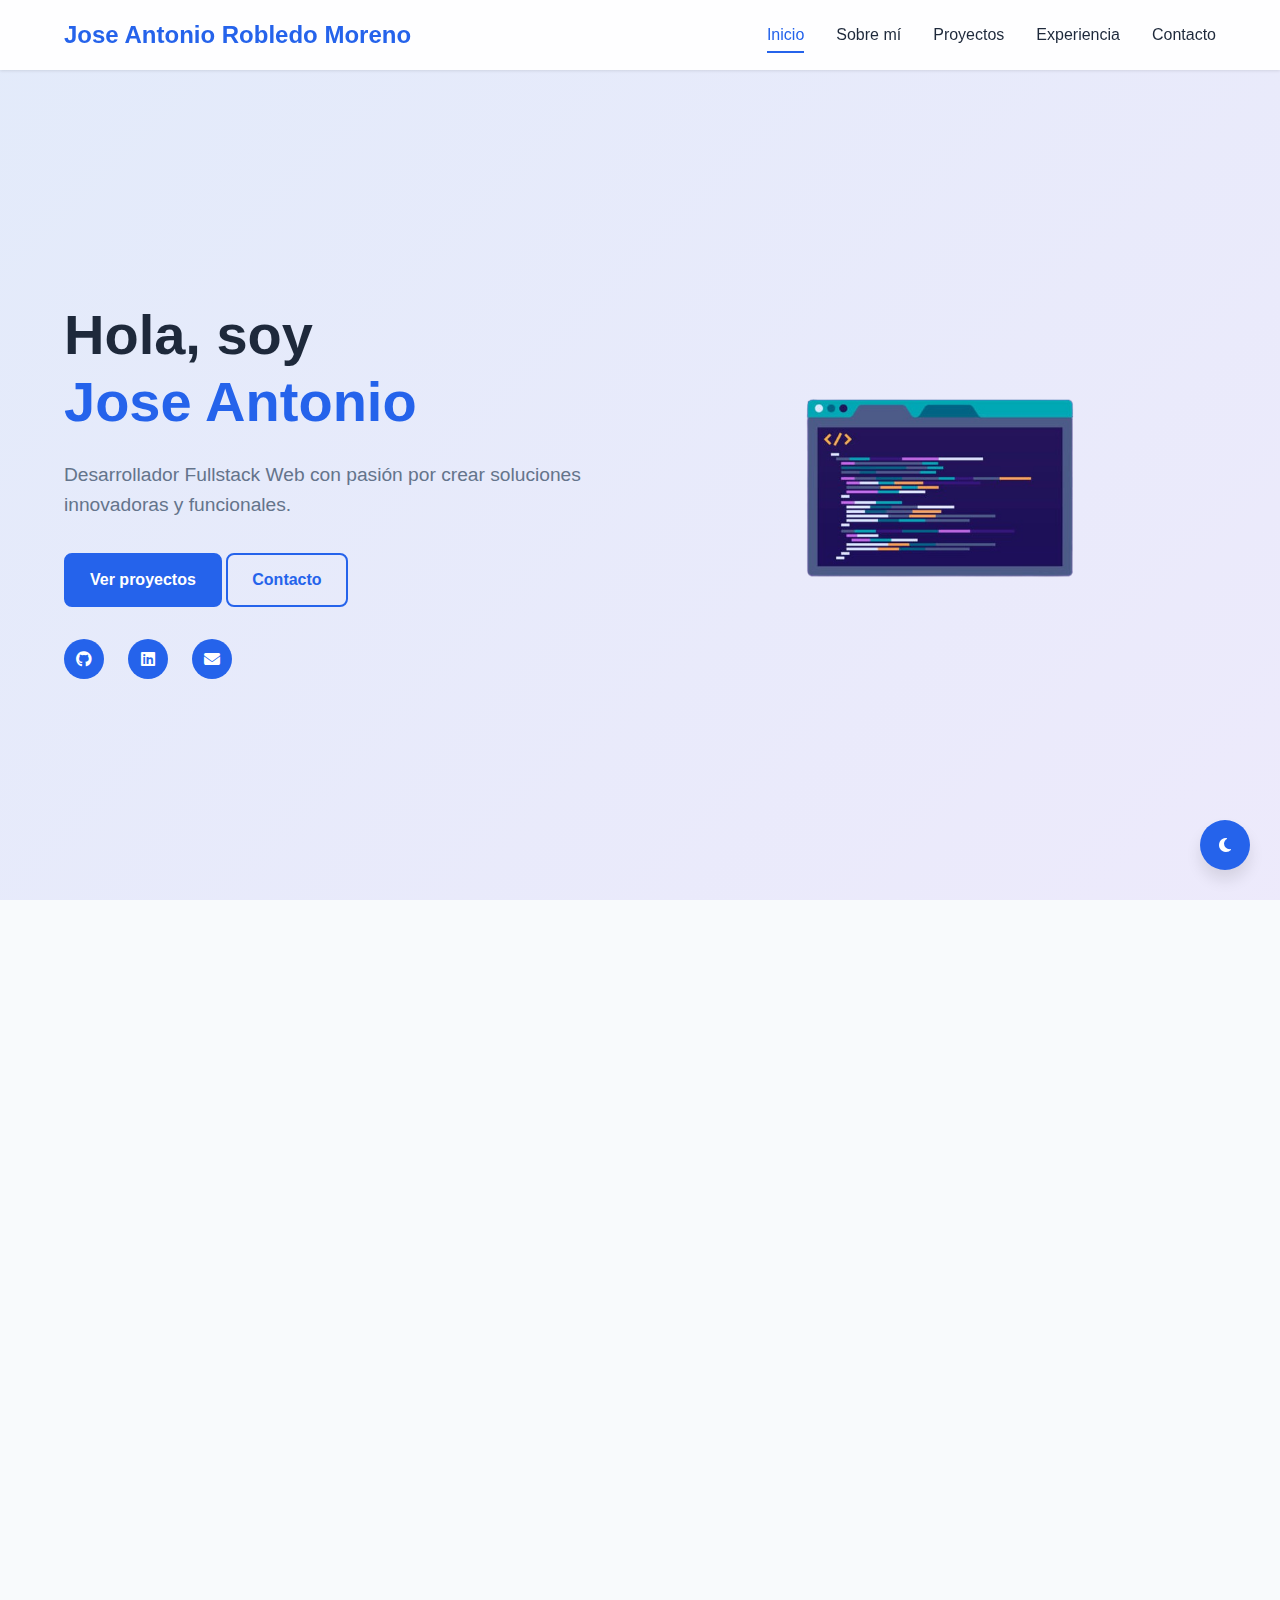
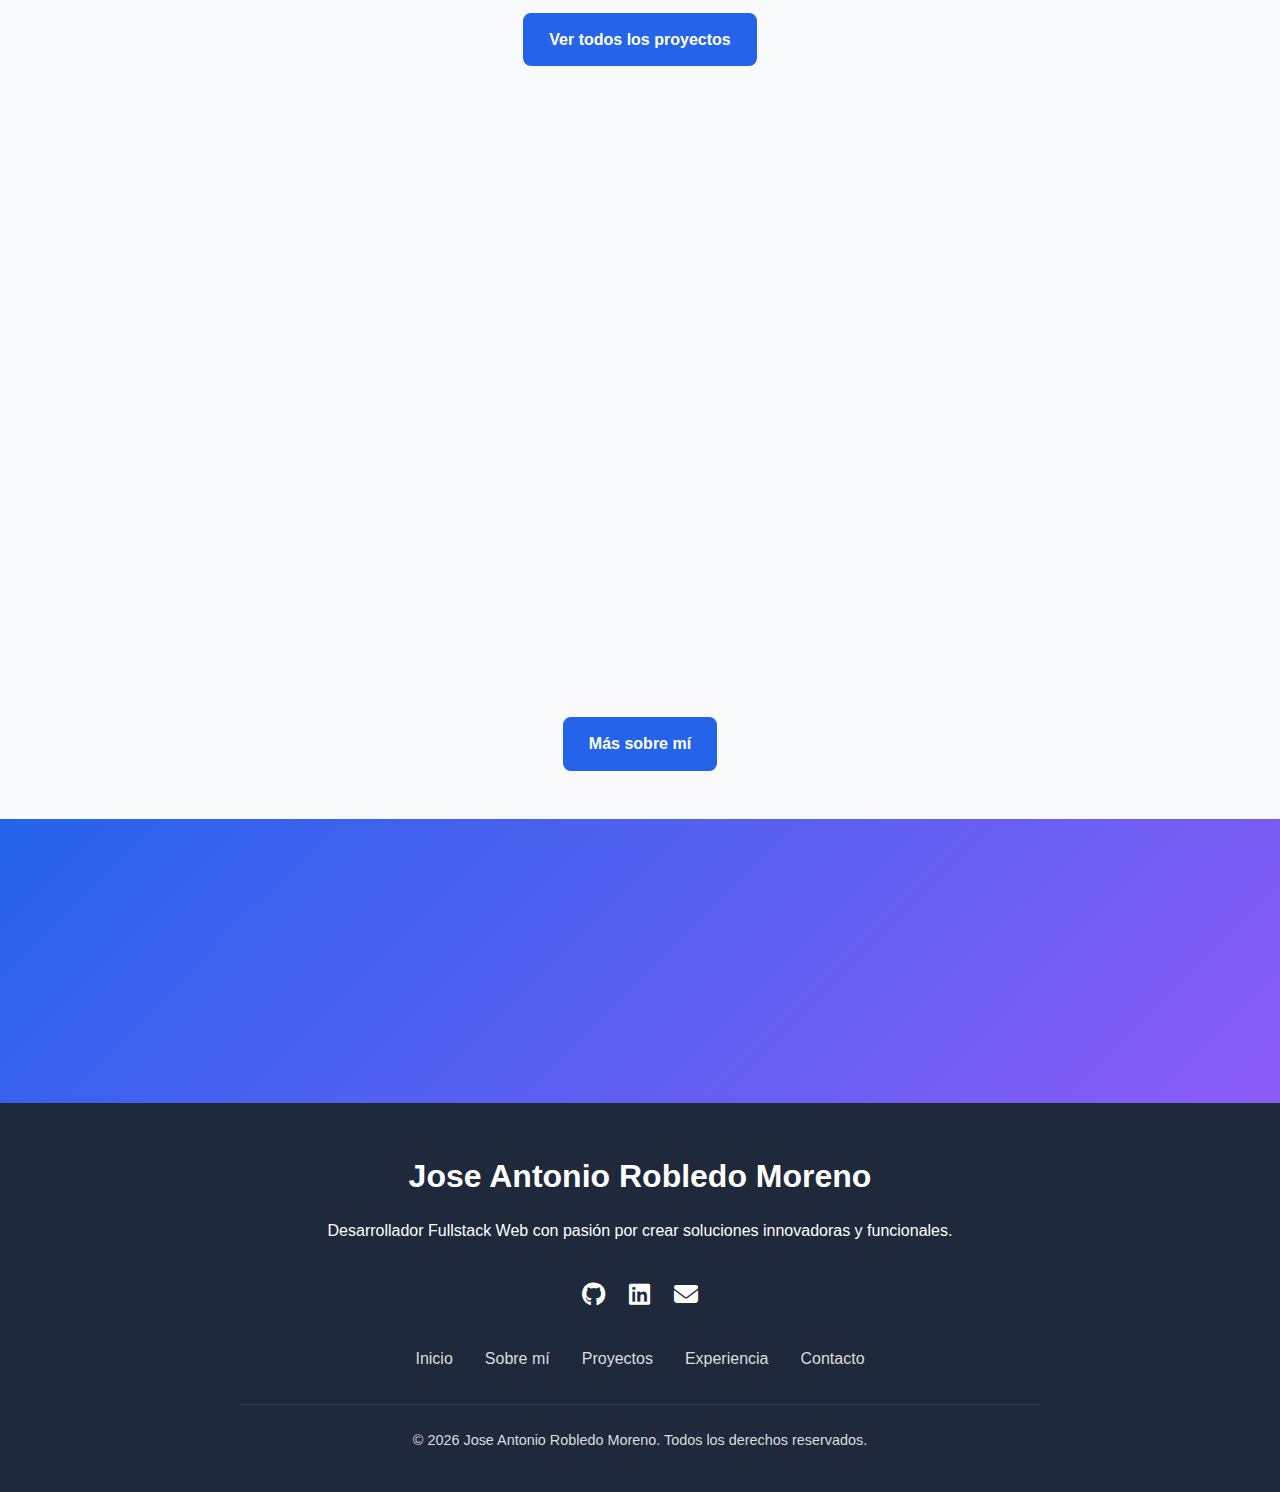
<file: index.html>
<!DOCTYPE html>
<html lang="es">
<head>
    <meta charset="UTF-8">
    <meta name="viewport" content="width=device-width, initial-scale=1.0">
    <meta name="description" content="Portfolio de Jose Antonio Robledo Moreno, Desarrollador Fullstack Web especializado en Laravel, JavaScript y bases de datos relacionales.">
    <title>Jose Antonio Robledo | Desarrollador Fullstack</title>
    <link rel="stylesheet" href="https://cdnjs.cloudflare.com/ajax/libs/font-awesome/6.4.0/css/all.min.css">
    <link rel="stylesheet" href="assets/css/main.css">
    <link rel="shortcut icon" href="assets/img/favicon.ico" type="image/x-icon">
</head>
<body>
    <!-- Header -->
    <header id="header">
        <div class="container">
            <nav>
                <a href="index.html" class="logo">Jose Antonio Robledo Moreno</a>
                <div class="nav-links">
                    <a href="index.html" class="active">Inicio</a>
                    <a href="about.html">Sobre mí</a>
                    <a href="projects.html">Proyectos</a>
                    <a href="experience.html">Experiencia</a>
                    <a href="contact.html">Contacto</a>
                </div>
                <div class="mobile-menu">
                    <i class="fas fa-bars"></i>
                </div>
            </nav>
        </div>
    </header>

    <!-- Mobile Nav -->
    <div class="mobile-nav">
        <div class="mobile-nav-header">
            <a href="index.html" class="logo">Jose Antonio Robledo Moreno</a>
            <div class="mobile-nav-close">
                <i class="fas fa-times"></i>
            </div>
        </div>
        <div class="mobile-nav-links">
            <a href="index.html" class="active">Inicio</a>
            <a href="about.html">Sobre mí</a>
            <a href="projects.html">Proyectos</a>
            <a href="experience.html">Experiencia</a>
            <a href="contact.html">Contacto</a>
        </div>
        <div class="mobile-nav-social">
            <a href="https://github.com/JAntonioRobledoM" target="_blank" aria-label="GitHub"><i class="fab fa-github"></i></a>
            <a href="https://www.linkedin.com/in/jantoniorm/" target="_blank" aria-label="LinkedIn"><i class="fab fa-linkedin"></i></a>
        </div>
    </div>

    <!-- Hero Section -->
    <section id="hero" class="hero">
        <div class="container">
            <div class="hero-content">
                <div class="hero-text fade-in">
                    <h1>Hola, soy <br><span>Jose Antonio</span></h1>
                    <p>Desarrollador Fullstack Web con pasión por crear soluciones innovadoras y funcionales.</p>
                    <div class="hero-buttons">
                        <a href="projects.html" class="btn">Ver proyectos</a>
                        <a href="contact.html" class="btn btn-outline">Contacto</a>
                    </div>
                    <div class="social-links">
                        <a href="https://github.com/JAntonioRobledoM" target="_blank" aria-label="GitHub"><i class="fab fa-github"></i></a>
                        <a href="https://www.linkedin.com/in/jantoniorm/" target="_blank" aria-label="LinkedIn"><i class="fab fa-linkedin"></i></a>
                        <a href="mailto:jantoniorobledomoreno@gmail.com" aria-label="Email"><i class="fas fa-envelope"></i></a>
                    </div>
                </div>
                <div class="hero-image fade-in">
                    <img src="assets/img/code.webp" alt="Ilustración Desarrollo Web">
                </div>
            </div>
        </div>
    </section>

    <!-- Featured Projects Section -->
    <section id="featured-projects" class="section featured-projects">
        <div class="container">
            <h2 class="section-title fade-in">Proyectos Destacados</h2>
            <div class="project-grid">
                <!-- Project 1 -->
                <div class="project-card fade-in">
                    <div class="project-image">
                        <img src="assets/img/projects/tractor-app.jpg" alt="Tractor App">
                    </div>
                    <div class="project-info">
                        <h3>Tractor App</h3>
                        <p>Plataforma web para gestión de maquinaria agrícola y conectividad de trabajadores del sector.</p>
                        <div class="project-tags">
                            <span class="project-tag">Laravel</span>
                            <span class="project-tag">Vue</span>
                            <span class="project-tag">TypeScript</span>
                        </div>
                        <div class="project-links">
                            <a href="https://github.com/JAntonioRobledoM/TFG-TractorApp.git" class="btn-small btn-outline"><i class="fab fa-github"></i> Código</a>
                            <a href="https://tractor-app-demo.vercel.app" target="_blank" class="btn-small"><i class="fas fa-eye"></i> Demo</a>
                        </div>
                    </div>
                </div>

                <!-- Project 2 -->
                <div class="project-card fade-in">
                    <div class="project-image">
                        <img src="assets/img/projects/StartupsProject.png" alt="Startups Project">
                    </div>
                    <div class="project-info">
                        <h3>Startups Project</h3>
                        <p>Plataforma SaaS multi-módulo para centralizar operaciones de equipos y organizaciones (demo gratuita con posible menor rendimiento).</p>
                        <div class="project-tags">
                            <span class="project-tag">Next.js 14</span>
                            <span class="project-tag">TypeScript</span>
                            <span class="project-tag">Laravel API</span>
                            <span class="project-tag">Flutter</span>
                        </div>
                        <div class="project-links">
                            <a href="https://startups-project-jarm.vercel.app/" target="_blank" class="btn-small"><i class="fas fa-eye"></i> Demo</a>
                            <a href="https://drive.google.com/file/d/1m-ZRkrm0rzlIJ-TyNjjxGhxeYDqy_FRs/view?usp=drive_link" target="_blank" class="btn-small btn-outline"><i class="fas fa-mobile-alt"></i> App móvil</a>
                        </div>
                    </div>
                </div>

                <!-- Project 3 -->
                <div class="project-card fade-in">
                    <div class="project-image">
                        <img src="assets/img/projects/launcher.jpg" alt="Launcher para juegos">
                    </div>
                    <div class="project-info">
                        <h3>Launcher para juegos</h3>
                        <p>Aplicación web de escritorio que sirve como lanzador de juegos.</p>
                        <div class="project-tags">
                            <span class="project-tag">Laravel</span>
                            <span class="project-tag">JavaScript</span>
                            <span class="project-tag">Electron</span>
                        </div>
                        <div class="project-links">
                            <a href="https://github.com/JAntonioRobledoM/Animus.git" class="btn-small btn-outline"><i class="fab fa-github"></i> Código</a>
                        </div>
                    </div>
                </div>
            </div>
            <div class="section-cta">
                <a href="projects.html" class="btn">Ver todos los proyectos</a>
            </div>
        </div>
    </section>

    <!-- Skills Section -->
    <section id="skills" class="section skills">
        <div class="container">
            <h2 class="section-title fade-in">Mis Habilidades</h2>
            <div class="skills-grid">
                <div class="skill-category fade-in">
                    <div class="skill-icon">
                        <i class="fas fa-code"></i>
                    </div>
                    <h3>Frontend</h3>
                    <ul class="skill-list">
                        <li>HTML5</li>
                        <li>CSS3</li>
                        <li>JavaScript</li>
                        <li>Bootstrap</li>
                        <li>Figma</li>
                        <li>NextJs</li>
                        <li>React</li>
                    </ul>
                </div>
                <div class="skill-category fade-in">
                    <div class="skill-icon">
                        <i class="fas fa-server"></i>
                    </div>
                    <h3>Backend</h3>
                    <ul class="skill-list">
                        <li>PHP</li>
                        <li>Laravel</li>
                        <li>Java</li>
                        <li>Node.js</li>
                        <li>Express</li>
                    </ul>
                </div>
                <div class="skill-category fade-in">
                    <div class="skill-icon">
                        <i class="fas fa-database"></i>
                    </div>
                    <h3>Bases de Datos</h3>
                    <ul class="skill-list">
                        <li>MySQL</li>
                        <li>SQL</li>
                        <li>MongoDB</li>
                        <li>SQLite</li>
                    </ul>
                </div>
                <div class="skill-category fade-in">
                    <div class="skill-icon">
                        <i class="fas fa-tools"></i>
                    </div>
                    <h3>Herramientas</h3>
                    <ul class="skill-list">
                        <li>Git</li>
                        <li>GitHub</li>
                        <li>Docker</li>
                        <li>Scrum</li>
                        <li>Control de versiones</li>
                    </ul>
                </div>
            </div>
            <div class="section-cta">
                <a href="about.html" class="btn">Más sobre mí</a>
            </div>
        </div>
    </section>

    <!-- Call to Action -->
    <section id="cta" class="section cta">
        <div class="container">
            <div class="cta-content fade-in">
                <h2>¿Interesado en trabajar juntos?</h2>
                <p>Estoy abierto a nuevas oportunidades y colaboraciones. ¡Contáctame y hablemos!</p>
                <a href="contact.html" class="btn btn-large">Contactar ahora</a>
            </div>
        </div>
    </section>

    <!-- Footer -->
    <footer id="footer">
        <div class="container">
            <div class="footer-content">
                <div class="footer-logo">Jose Antonio Robledo Moreno</div>
                <p>Desarrollador Fullstack Web con pasión por crear soluciones innovadoras y funcionales.</p>
                <div class="footer-social">
                    <a href="https://github.com/JAntonioRobledoM" target="_blank" aria-label="GitHub"><i class="fab fa-github"></i></a>
                    <a href="https://www.linkedin.com/in/jantoniorm/" target="_blank" aria-label="LinkedIn"><i class="fab fa-linkedin"></i></a>
                    <a href="mailto:jantoniorobledomoreno@gmail.com" aria-label="Email"><i class="fas fa-envelope"></i></a>
                </div>
                <div class="footer-links">
                    <a href="index.html">Inicio</a>
                    <a href="about.html">Sobre mí</a>
                    <a href="projects.html">Proyectos</a>
                    <a href="experience.html">Experiencia</a>
                    <a href="contact.html">Contacto</a>
                </div>
                <div class="footer-bottom">
                    <p>&copy; <span id="current-year">2025</span> Jose Antonio Robledo Moreno. Todos los derechos reservados.</p>
                </div>
            </div>
        </div>
    </footer>

    <!-- Theme Switcher -->
    <div class="theme-switch">
        <i class="fas fa-moon"></i>
    </div>

    <!-- Scripts -->
    <script src="assets/js/main.js"></script>
    <script src="assets/js/animations.js"></script>
</body>
</html>
</file>
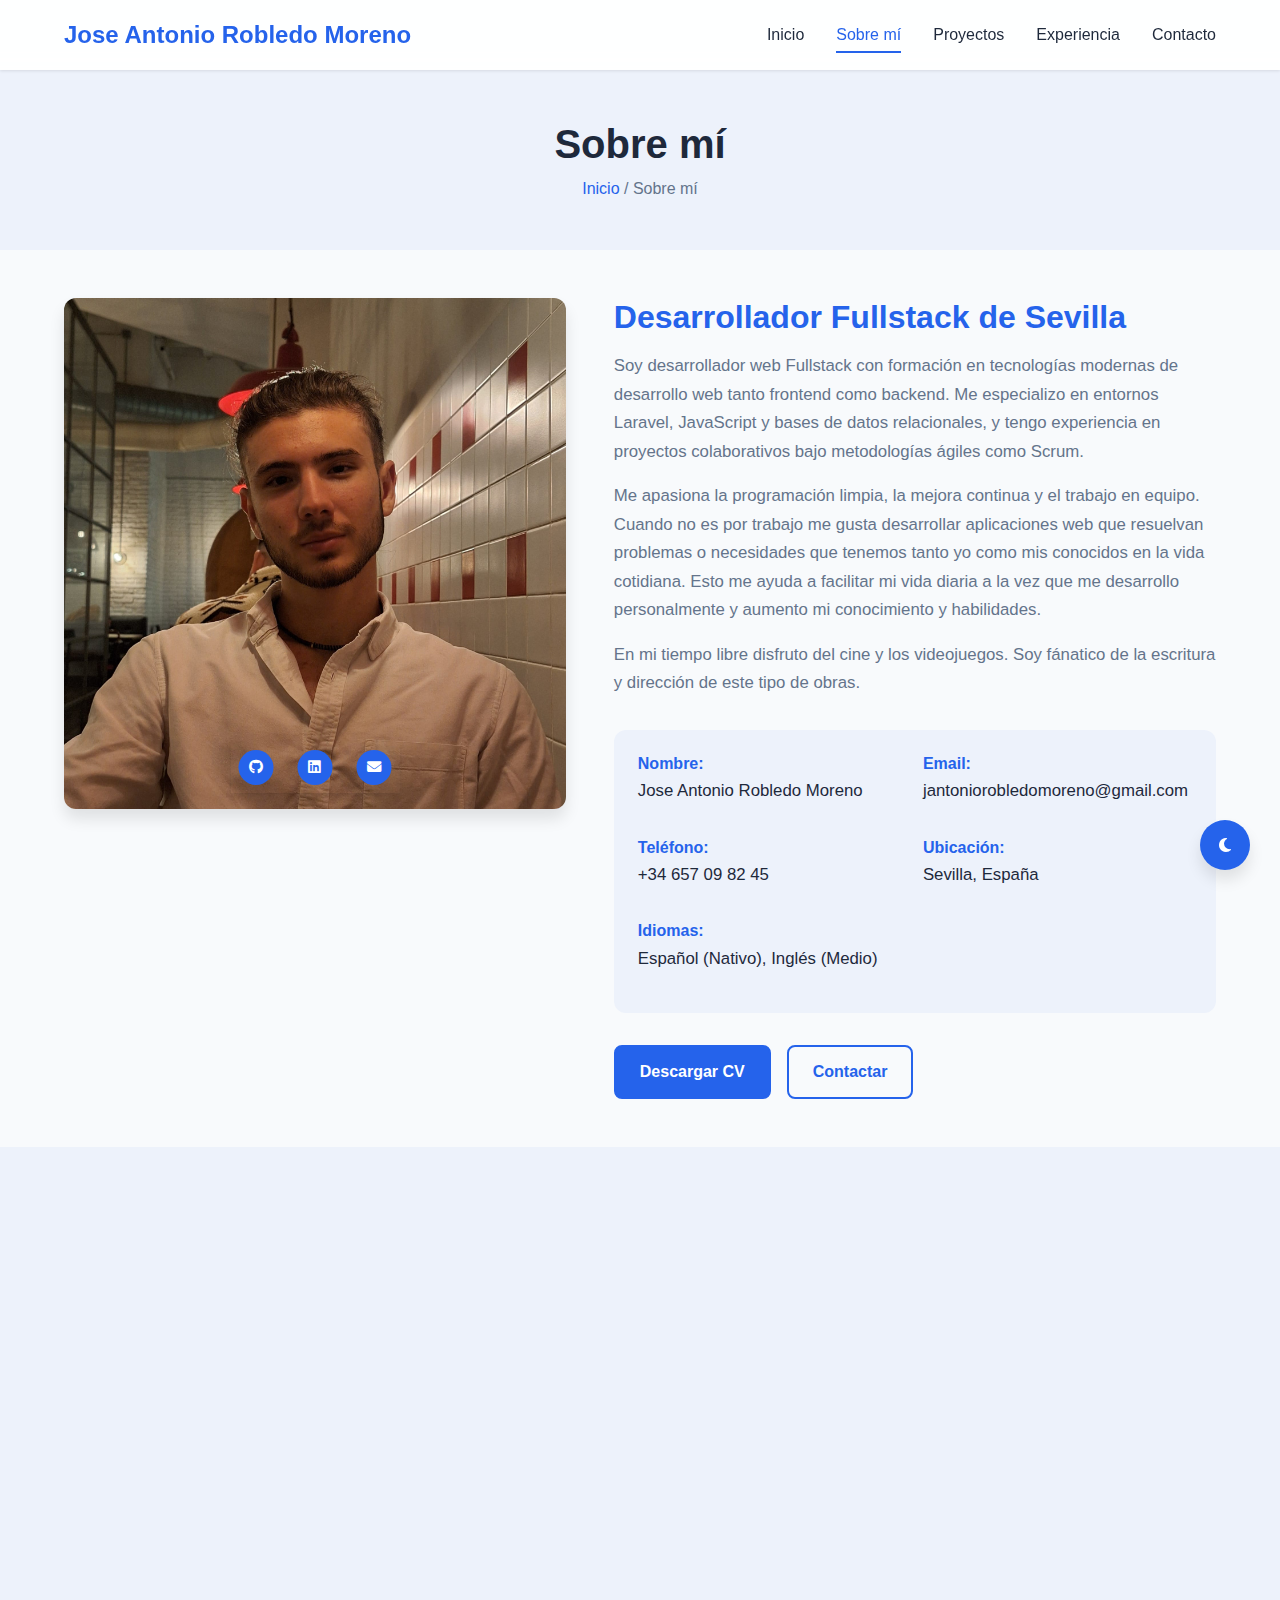
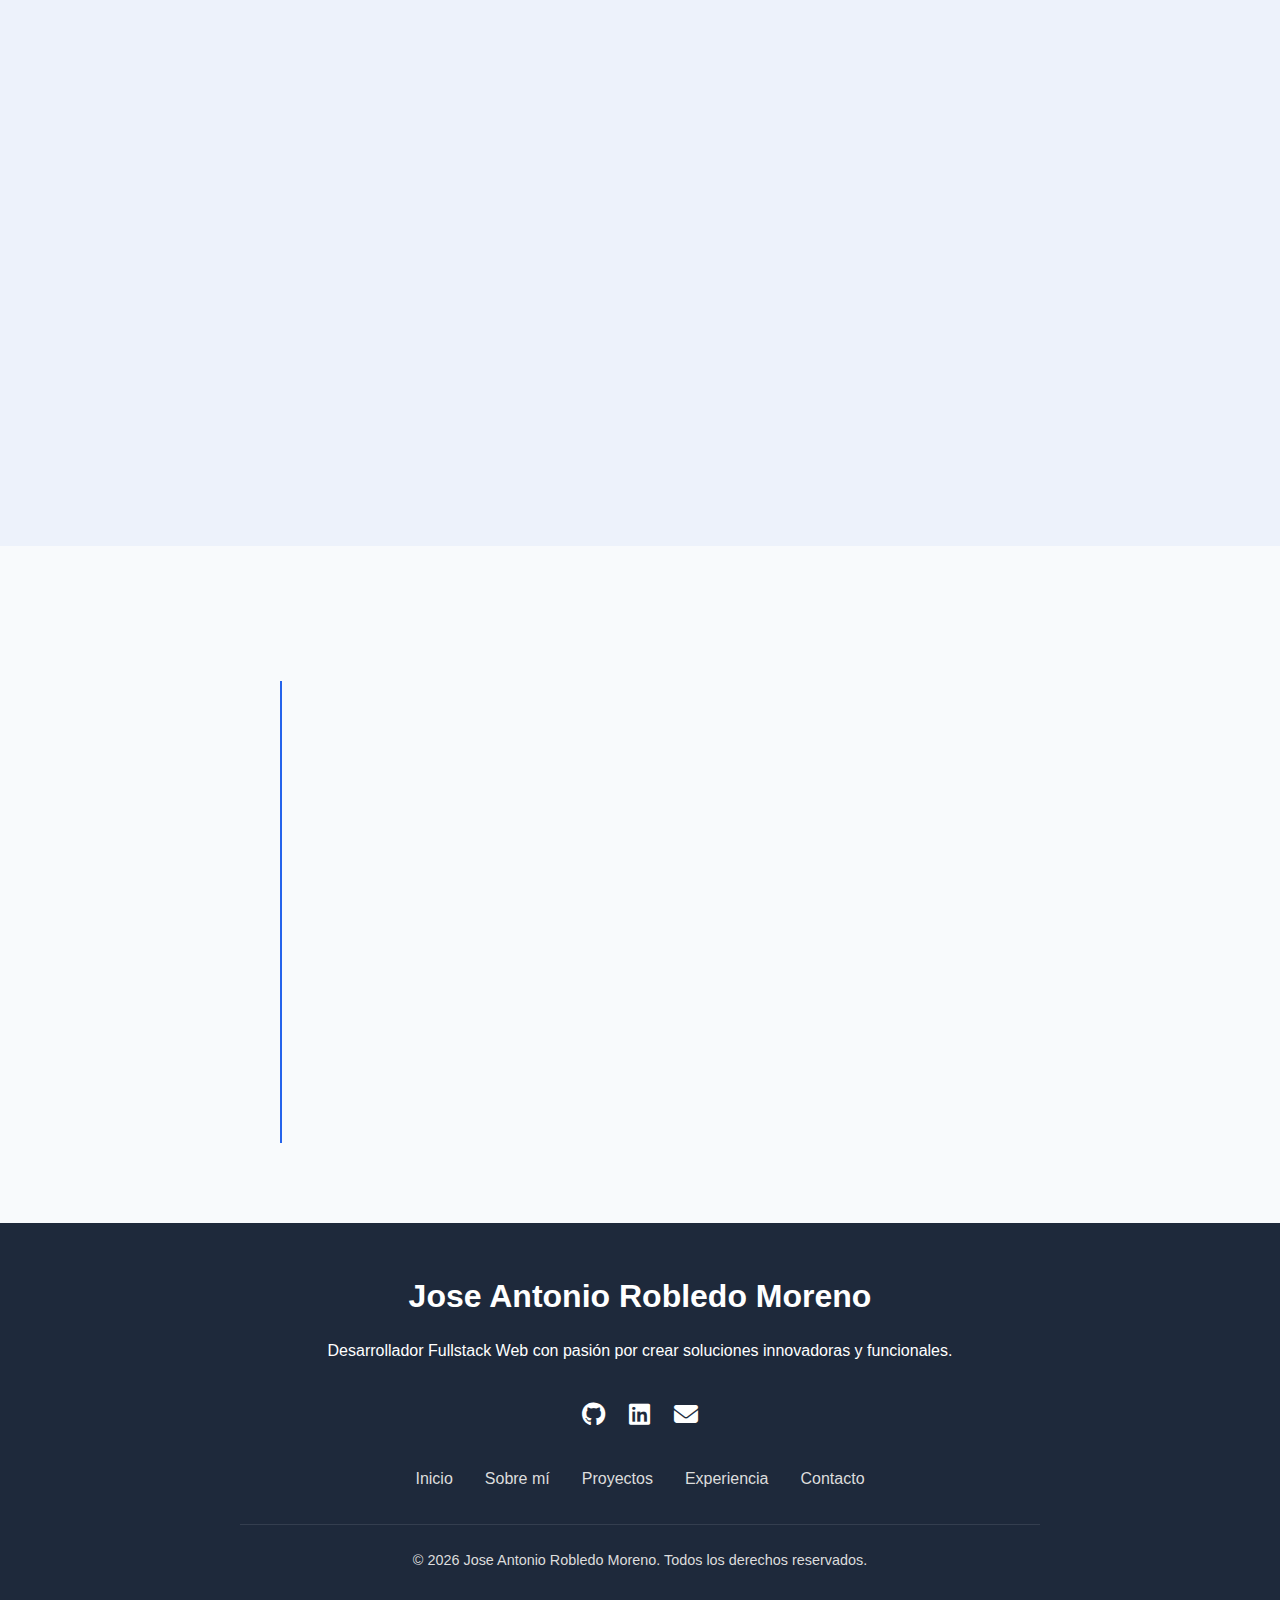
<file: about.html>
<!DOCTYPE html>
<html lang="es">

<head>
    <meta charset="UTF-8">
    <meta name="viewport" content="width=device-width, initial-scale=1.0">
    <meta name="description"
        content="Sobre Jose Antonio Robledo Moreno: Desarrollador Fullstack Web, habilidades, experiencia y formación académica.">
    <title>Sobre mí | Jose Antonio Robledo</title>
    <link rel="stylesheet" href="https://cdnjs.cloudflare.com/ajax/libs/font-awesome/6.4.0/css/all.min.css">
    <link rel="stylesheet" href="assets/css/main.css">
    <link rel="stylesheet" href="assets/css/about.css">
    <link rel="shortcut icon" href="assets/img/favicon.ico" type="image/x-icon">
</head>

<body>
    <!-- Header -->
    <header id="header">
        <div class="container">
            <nav>
                <a href="index.html" class="logo">Jose Antonio Robledo Moreno</a>
                <div class="nav-links">
                    <a href="index.html">Inicio</a>
                    <a href="about.html" class="active">Sobre mí</a>
                    <a href="projects.html">Proyectos</a>
                    <a href="experience.html">Experiencia</a>
                    <a href="contact.html">Contacto</a>
                </div>
                <div class="mobile-menu">
                    <i class="fas fa-bars"></i>
                </div>
            </nav>
        </div>
    </header>

    <!-- Mobile Nav -->
    <div class="mobile-nav">
        <div class="mobile-nav-header">
            <a href="index.html" class="logo">Jose Antonio Robledo Moreno</a>
            <div class="mobile-nav-close">
                <i class="fas fa-times"></i>
            </div>
        </div>
        <div class="mobile-nav-links">
            <a href="index.html">Inicio</a>
            <a href="about.html" class="active">Sobre mí</a>
            <a href="projects.html">Proyectos</a>
            <a href="experience.html">Experiencia</a>
            <a href="contact.html">Contacto</a>
        </div>
        <div class="mobile-nav-social">
            <a href="https://github.com/JAntonioRobledoM" target="_blank" aria-label="GitHub"><i
                    class="fab fa-github"></i></a>
            <a href="https://www.linkedin.com/in/jantoniorm/" target="_blank" aria-label="LinkedIn"><i
                    class="fab fa-linkedin"></i></a>
        </div>
    </div>

    <!-- Page Header -->
    <section class="page-header">
        <div class="container">
            <h1>Sobre mí</h1>
            <div class="breadcrumbs">
                <a href="index.html">Inicio</a> / <span>Sobre mí</span>
            </div>
        </div>
    </section>

    <!-- About Section -->
    <section id="about-me" class="section about-me">
        <div class="container">
            <div class="about-content">
                <div class="about-image fade-in">
                    <img src="assets/img/profile.jpg" alt="Jose Antonio Robledo">
                    <div class="social-links">
                        <a href="https://github.com/JAntonioRobledoM" target="_blank" aria-label="GitHub"><i
                                class="fab fa-github"></i></a>
                        <a href="https://www.linkedin.com/in/jantoniorm/" target="_blank" aria-label="LinkedIn"><i
                                class="fab fa-linkedin"></i></a>
                        <a href="mailto:jantoniorobledomoreno@gmail.com" aria-label="Email"><i
                                class="fas fa-envelope"></i></a>
                    </div>
                </div>
                <div class="about-text fade-in">
                    <h2>Desarrollador Fullstack de Sevilla</h2>
                    <p>Soy desarrollador web Fullstack con formación en tecnologías modernas de desarrollo web tanto
                        frontend como backend. Me especializo en entornos Laravel, JavaScript y bases de datos
                        relacionales, y tengo experiencia en proyectos colaborativos bajo metodologías ágiles como
                        Scrum.</p>
                    <p>Me apasiona la programación limpia, la mejora continua y el trabajo en equipo. Cuando no es por
                        trabajo me gusta desarrollar aplicaciones web que resuelvan problemas o necesidades que tenemos
                        tanto yo como mis conocidos en la vida cotidiana. Esto me ayuda a facilitar mi vida diaria a la
                        vez que me desarrollo personalmente y aumento mi conocimiento y habilidades.</p>
                    <p>En mi tiempo libre disfruto del cine y los videojuegos. Soy fánatico de la escritura y dirección
                        de este tipo de obras.</p>

                    <div class="about-info">
                        <div class="info-item">
                            <h4>Nombre:</h4>
                            <p>Jose Antonio Robledo Moreno</p>
                        </div>
                        <div class="info-item">
                            <h4>Email:</h4>
                            <p>jantoniorobledomoreno@gmail.com</p>
                        </div>
                        <div class="info-item">
                            <h4>Teléfono:</h4>
                            <p>+34 657 09 82 45</p>
                        </div>
                        <div class="info-item">
                            <h4>Ubicación:</h4>
                            <p>Sevilla, España</p>
                        </div>
                        <div class="info-item">
                            <h4>Idiomas:</h4>
                            <p>Español (Nativo), Inglés (Medio)</p>
                        </div>
                    </div>

                    <div class="about-buttons">
                        <a href="assets/files/CV_JoseAntonioRobledoMoreno.pdf" class="btn" download>Descargar CV</a>
                        <a href="contact.html" class="btn btn-outline">Contactar</a>
                    </div>
                </div>
            </div>
        </div>
    </section>

    <!-- Skills Section -->
    <section id="skills-detailed" class="section skills-detailed">
        <div class="container">
            <h2 class="section-title fade-in">Mis Habilidades</h2>

            <div class="skills-wrapper">
                <div class="skills-category fade-in">
                    <h3><i class="fas fa-code"></i> Frontend</h3>
                    <div class="skills-tags">
                        <span class="skill-tag">HTML5</span>
                        <span class="skill-tag">CSS3</span>
                        <span class="skill-tag">JavaScript</span>
                        <span class="skill-tag">Bootstrap</span>
                        <span class="skill-tag">Responsive Design</span>
                        <span class="skill-tag">Figma</span>
                        <span class="skill-tag">SASS/SCSS</span>
                        <span class="skill-tag">DOM Manipulation</span>
                        <span class="skill-tag">NextJs</span>
                        <span class="skill-tag">React</span>
                    </div>
                </div>

                <div class="skills-category fade-in">
                    <h3><i class="fas fa-server"></i> Backend</h3>
                    <div class="skills-tags">
                        <span class="skill-tag">PHP</span>
                        <span class="skill-tag">Laravel</span>
                        <span class="skill-tag">Java</span>
                        <span class="skill-tag">Node.js</span>
                        <span class="skill-tag">Express</span>
                        <span class="skill-tag">APIs RESTful</span>
                        <span class="skill-tag">MVC</span>
                        <span class="skill-tag">Autenticación</span>
                    </div>
                </div>

                <div class="skills-category fade-in">
                    <h3><i class="fas fa-database"></i> Bases de Datos</h3>
                    <div class="skills-tags">
                        <span class="skill-tag">MySQL</span>
                        <span class="skill-tag">SQL</span>
                        <span class="skill-tag">MongoDB</span>
                        <span class="skill-tag">SQLite</span>
                        <span class="skill-tag">Diseño de DB</span>
                        <span class="skill-tag">Migraciones</span>
                        <span class="skill-tag">ORM</span>
                    </div>
                </div>

                <div class="skills-category fade-in">
                    <h3><i class="fas fa-tools"></i> Herramientas y Metodologías</h3>
                    <div class="skills-tags">
                        <span class="skill-tag">Git</span>
                        <span class="skill-tag">GitHub</span>
                        <span class="skill-tag">Docker</span>
                        <span class="skill-tag">Scrum</span>
                        <span class="skill-tag">Control de versiones</span>
                        <span class="skill-tag">Agile</span>
                        <span class="skill-tag">Testing</span>
                        <span class="skill-tag">CI/CD</span>
                    </div>
                </div>
            </div>
        </div>
    </section>

    <!-- Education Section -->
    <section id="education" class="section education">
        <div class="container">
            <h2 class="section-title fade-in">Formación Académica</h2>

            <div class="education-timeline">
                <div class="education-item fade-in">
                    <div class="education-icon">
                        <i class="fas fa-graduation-cap"></i>
                    </div>
                    <div class="education-content">
                        <div class="education-year">2023 - 2025</div>
                        <h3>Ciclo Superior en Desarrollo de Aplicaciones Web</h3>
                        <h4>ILERNA Sevilla</h4>
                        <p>Formación técnica especializada en desarrollo web, adquiriendo conocimientos en tecnologías
                            front-end y back-end, bases de datos y metodologías ágiles.</p>
                    </div>
                </div>

                <div class="education-item fade-in">
                    <div class="education-icon">
                        <i class="fas fa-school"></i>
                    </div>
                    <div class="education-content">
                        <div class="education-year">2021 - 2023</div>
                        <h3>Bachillerato de Ciencias Sociales</h3>
                        <h4>IES Santa Aurelia (Sevilla)</h4>
                        <p>Estudios de bachillerato con enfoque en ciencias sociales, desarrollando habilidades
                            analíticas y de comunicación.</p>
                    </div>
                </div>
            </div>
        </div>
    </section>

    <!-- Footer -->
    <footer id="footer">
        <div class="container">
            <div class="footer-content">
                <div class="footer-logo">Jose Antonio Robledo Moreno</div>
                <p>Desarrollador Fullstack Web con pasión por crear soluciones innovadoras y funcionales.</p>
                <div class="footer-social">
                    <a href="https://github.com/JAntonioRobledoM" target="_blank" aria-label="GitHub"><i
                            class="fab fa-github"></i></a>
                    <a href="https://www.linkedin.com/in/jantoniorm/" target="_blank" aria-label="LinkedIn"><i
                            class="fab fa-linkedin"></i></a>
                    <a href="mailto:jantoniorobledomoreno@gmail.com" aria-label="Email"><i
                            class="fas fa-envelope"></i></a>
                </div>
                <div class="footer-links">
                    <a href="index.html">Inicio</a>
                    <a href="about.html">Sobre mí</a>
                    <a href="projects.html">Proyectos</a>
                    <a href="experience.html">Experiencia</a>
                    <a href="contact.html">Contacto</a>
                </div>
                <div class="footer-bottom">
                    <p>&copy; <span id="current-year">2025</span> Jose Antonio Robledo Moreno. Todos los derechos
                        reservados.</p>
                </div>
            </div>
        </div>
    </footer>

    <!-- Theme Switcher -->
    <div class="theme-switch">
        <i class="fas fa-moon"></i>
    </div>

    <!-- Scripts -->
    <script src="assets/js/main.js"></script>
    <script src="assets/js/animations.js"></script>
</body>

</html>
</file>
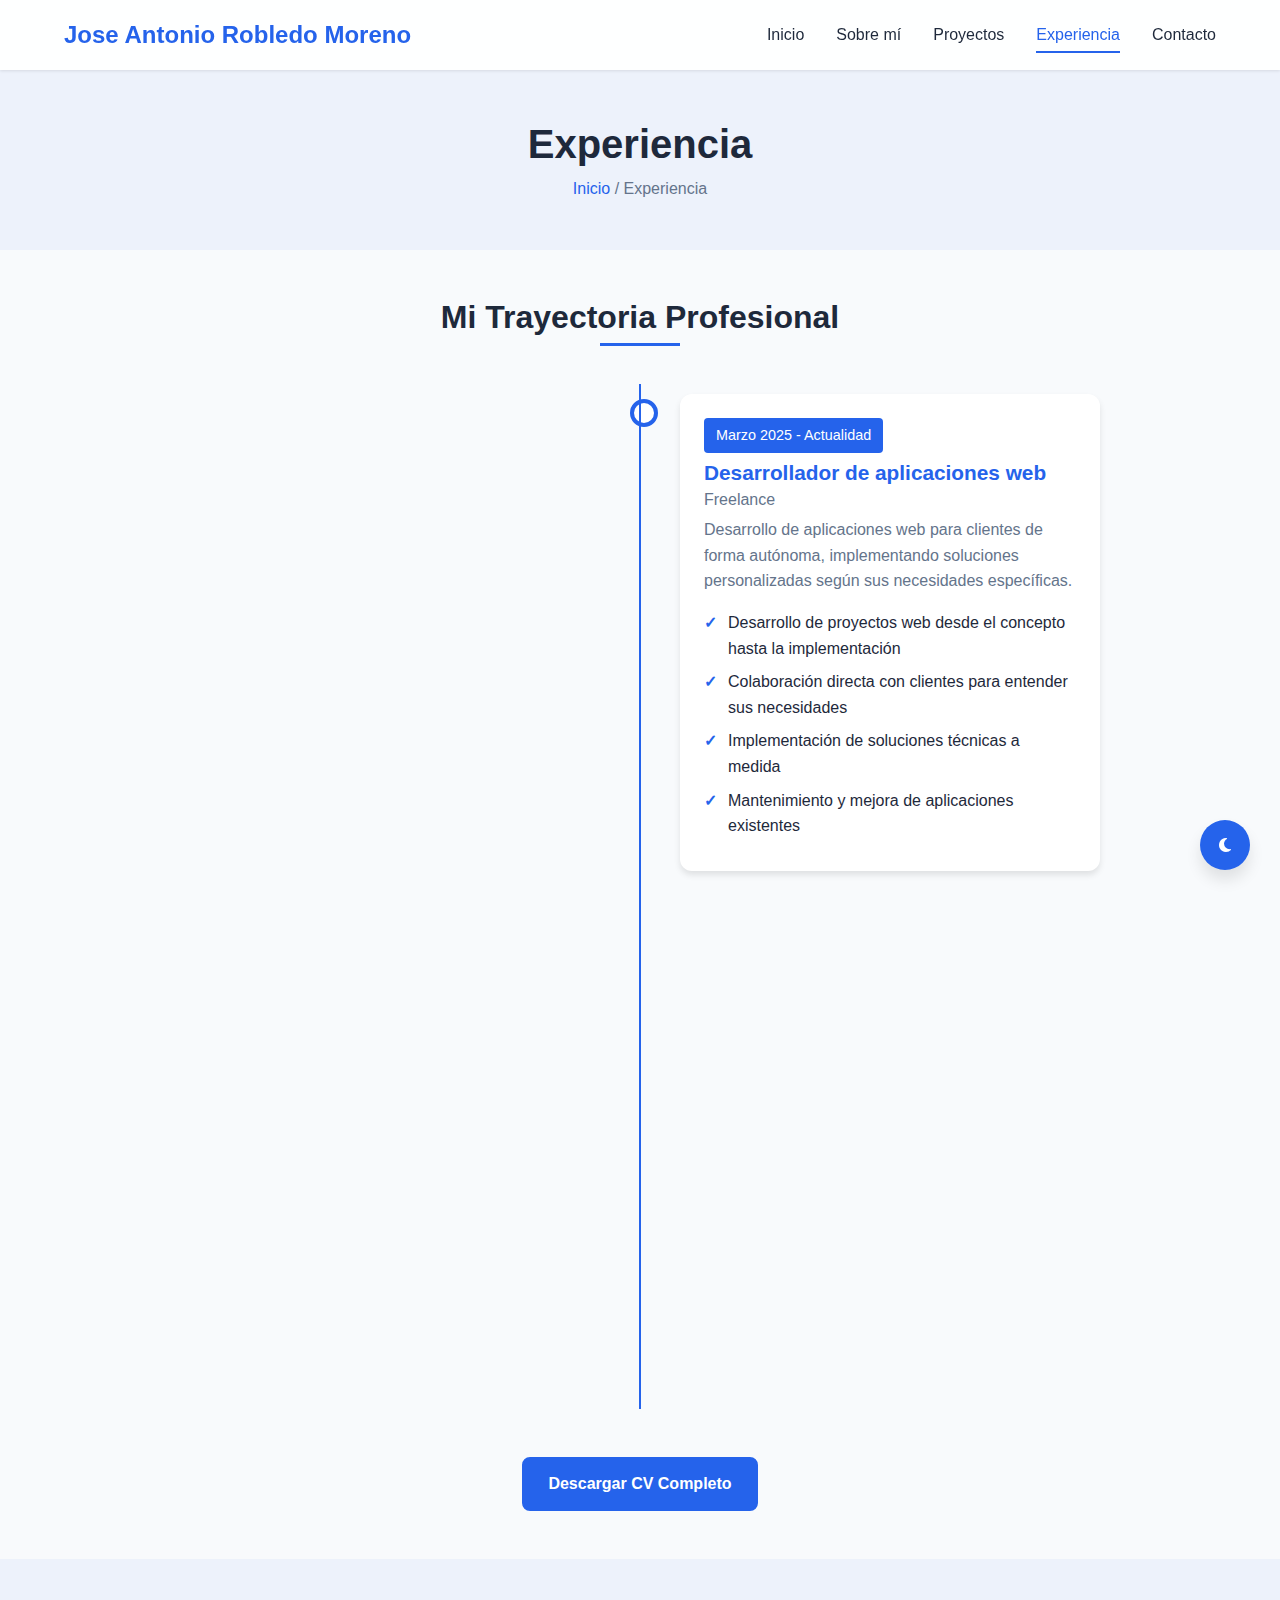
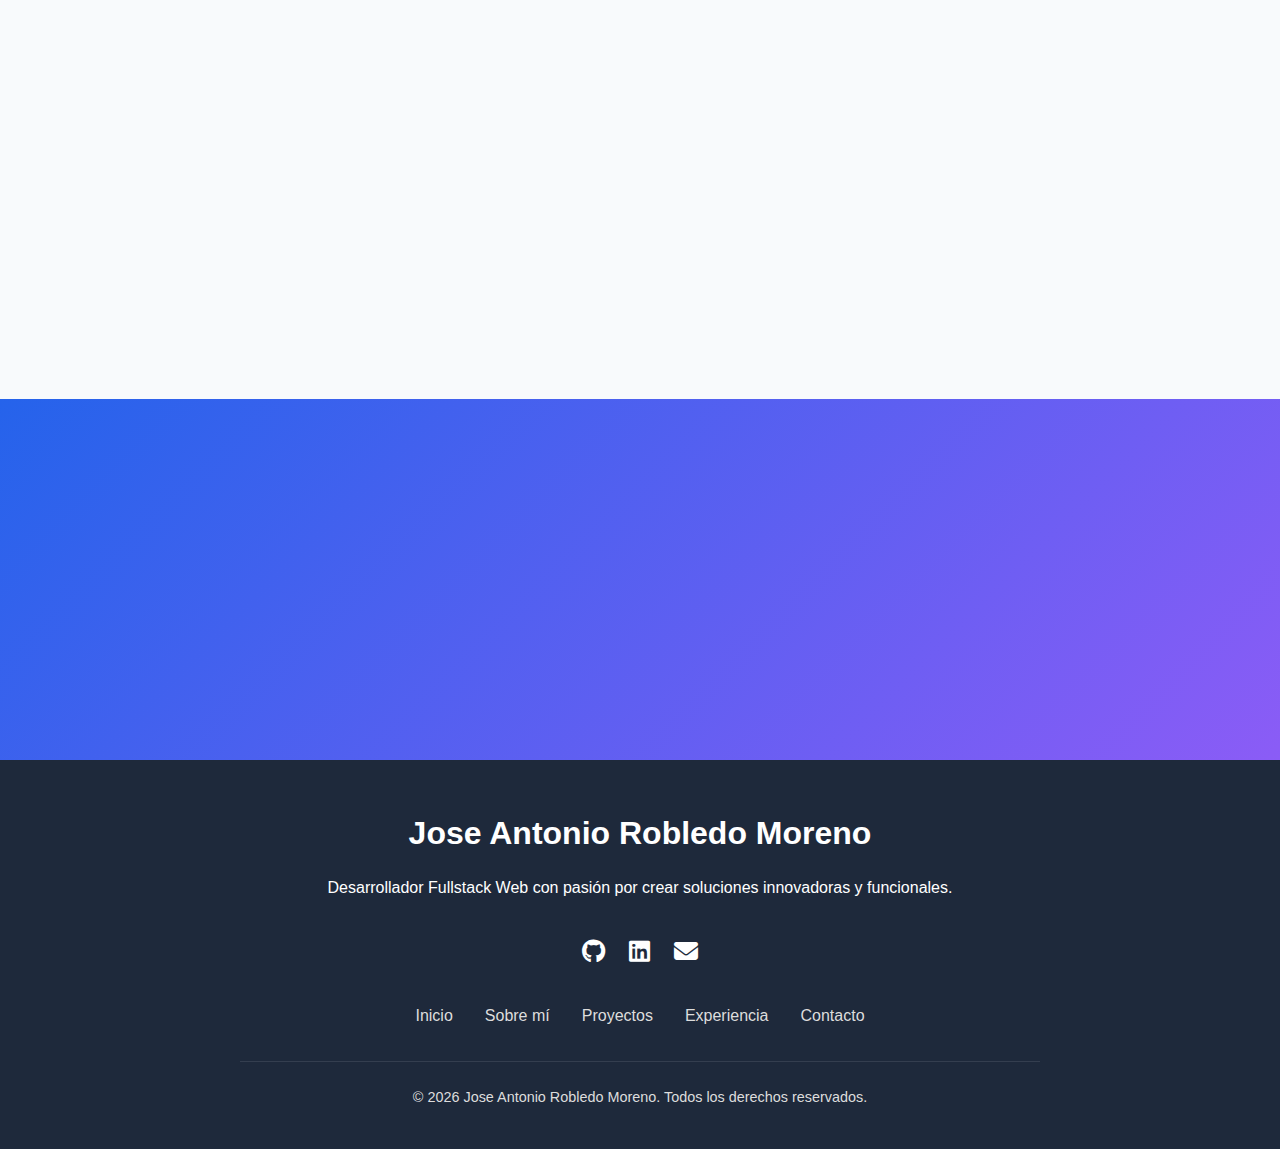
<file: experience.html>
<!DOCTYPE html>
<html lang="es">
<head>
    <meta charset="UTF-8">
    <meta name="viewport" content="width=device-width, initial-scale=1.0">
    <meta name="description" content="Experiencia profesional y formación académica de Jose Antonio Robledo Moreno, Desarrollador Fullstack Web.">
    <title>Experiencia | Jose Antonio Robledo</title>
    <link rel="stylesheet" href="https://cdnjs.cloudflare.com/ajax/libs/font-awesome/6.4.0/css/all.min.css">
    <link rel="stylesheet" href="assets/css/main.css">
    <link rel="stylesheet" href="assets/css/experience.css">
    <link rel="shortcut icon" href="assets/img/favicon.ico" type="image/x-icon">
</head>
<body>
    <!-- Header -->
    <header id="header">
        <div class="container">
            <nav>
                <a href="index.html" class="logo">Jose Antonio Robledo Moreno</a>
                <div class="nav-links">
                    <a href="index.html">Inicio</a>
                    <a href="about.html">Sobre mí</a>
                    <a href="projects.html">Proyectos</a>
                    <a href="experience.html" class="active">Experiencia</a>
                    <a href="contact.html">Contacto</a>
                </div>
                <div class="mobile-menu">
                    <i class="fas fa-bars"></i>
                </div>
            </nav>
        </div>
    </header>

    <!-- Mobile Nav -->
    <div class="mobile-nav">
        <div class="mobile-nav-header">
            <a href="index.html" class="logo">Jose Antonio Robledo Moreno</a>
            <div class="mobile-nav-close">
                <i class="fas fa-times"></i>
            </div>
        </div>
        <div class="mobile-nav-links">
            <a href="index.html">Inicio</a>
            <a href="about.html">Sobre mí</a>
            <a href="projects.html">Proyectos</a>
            <a href="experience.html" class="active">Experiencia</a>
            <a href="contact.html">Contacto</a>
        </div>
        <div class="mobile-nav-social">
            <a href="https://github.com/JAntonioRobledoM" target="_blank" aria-label="GitHub"><i class="fab fa-github"></i></a>
            <a href="https://www.linkedin.com/in/jantoniorm/" target="_blank" aria-label="LinkedIn"><i class="fab fa-linkedin"></i></a>
        </div>
    </div>

    <!-- Page Header -->
    <section class="page-header">
        <div class="container">
            <h1>Experiencia</h1>
            <div class="breadcrumbs">
                <a href="index.html">Inicio</a> / <span>Experiencia</span>
            </div>
        </div>
    </section>

    <!-- Experience Timeline -->
    <section class="section experience-timeline">
        <div class="container">
            <h2 class="section-title fade-in">Mi Trayectoria Profesional</h2>
            
            <div class="timeline">
                <!-- Timeline Item 1 -->
                <div class="timeline-item right fade-in">
                    <div class="timeline-content">
                        <div class="timeline-date">
                            <span>Marzo 2025 - Actualidad</span>
                        </div>
                        <h3>Desarrollador de aplicaciones web</h3>
                        <h4>Freelance</h4>
                        <p>Desarrollo de aplicaciones web para clientes de forma autónoma, implementando soluciones personalizadas según sus necesidades específicas.</p>
                        <ul class="timeline-details">
                            <li>Desarrollo de proyectos web desde el concepto hasta la implementación</li>
                            <li>Colaboración directa con clientes para entender sus necesidades</li>
                            <li>Implementación de soluciones técnicas a medida</li>
                            <li>Mantenimiento y mejora de aplicaciones existentes</li>
                        </ul>
                    </div>
                </div>

                <!-- Timeline Item 2 -->
                <div class="timeline-item left fade-in">
                    <div class="timeline-content">
                        <div class="timeline-date">
                            <span>Marzo 2025 - Junio 2025</span>
                        </div>
                        <h3>Desarrollador Web</h3>
                        <h4>Everlasting Art - El Cubo "Andalucía Open Future"</h4>
                        <p>Contrato de prácticas donde desarrollé habilidades en entornos profesionales y colaboré en proyectos reales de la empresa.</p>
                        <ul class="timeline-details">
                            <li>Participación en el desarrollo de proyectos web utilizando Laravel y JavaScript</li>
                            <li>Colaboración en equipos multidisciplinarios bajo metodologías ágiles</li>
                            <li>Implementación y mantenimiento de bases de datos</li>
                            <li>Asistencia en la creación de interfaces de usuario responsivas</li>
                        </ul>
                    </div>
                </div>
            </div>

            <div class="experience-download">
                <a href="assets/files/CV_JoseAntonioRobledoMoreno.pdf" class="btn" download>Descargar CV Completo</a>
            </div>
        </div>
    </section>

    <!-- Education Section -->
    <section class="section education-section">
        <div class="container">
            <h2 class="section-title fade-in">Formación Académica</h2>
            
            <div class="education-timeline">
                <!-- Education Item 1 -->
                <div class="education-item fade-in">
                    <div class="education-icon">
                        <i class="fas fa-graduation-cap"></i>
                    </div>
                    <div class="education-content">
                        <div class="education-year">2023 - 2025</div>
                        <h3>Ciclo Superior en Desarrollo de Aplicaciones Web</h3>
                        <h4>ILERNA Sevilla</h4>
                        <p>Formación técnica especializada en desarrollo web, adquiriendo conocimientos en tecnologías front-end y back-end, bases de datos y metodologías ágiles.</p>
                        <div class="education-details">
                            <h5>Conocimientos adquiridos:</h5>
                            <ul>
                                <li>Desarrollo de aplicaciones con PHP y JavaScript</li>
                                <li>Frameworks como Laravel y Node.js</li>
                                <li>Diseño y gestión de bases de datos relacionales</li>
                                <li>Creación de interfaces de usuario interactivas</li>
                                <li>Implementación de metodologías ágiles</li>
                            </ul>
                        </div>
                    </div>
                </div>

                <!-- Education Item 2 -->
                <div class="education-item fade-in">
                    <div class="education-icon">
                        <i class="fas fa-school"></i>
                    </div>
                    <div class="education-content">
                        <div class="education-year">2021 - 2023</div>
                        <h3>Bachillerato de Ciencias Sociales</h3>
                        <h4>IES Santa Aurelia (Sevilla)</h4>
                        <p>Estudios de bachillerato con enfoque en ciencias sociales, desarrollando habilidades analíticas y de comunicación.</p>
                        <div class="education-details">
                            <h5>Competencias desarrolladas:</h5>
                            <ul>
                                <li>Análisis de datos y estadísticas</li>
                                <li>Pensamiento crítico y resolución de problemas</li>
                                <li>Comunicación efectiva oral y escrita</li>
                                <li>Comprensión de sistemas económicos y sociales</li>
                            </ul>
                        </div>
                    </div>
                </div>
            </div>
        </div>
    </section>

    <!-- Skills Section -->
    <section class="section skills-section">
        <div class="container">
            <h2 class="section-title fade-in">Habilidades Profesionales</h2>
            
            <div class="skills-content">
                <div class="skills-text fade-in">
                    <p>A lo largo de mi formación y experiencia profesional, he adquirido y perfeccionado diversas habilidades técnicas y blandas que me permiten abordar proyectos de desarrollo web de manera integral y eficiente.</p>
                    <p>Mi enfoque se centra en crear soluciones funcionales y escalables, siempre priorizando la experiencia del usuario y la calidad del código.</p>
                </div>
                
                <div class="skills-grid">
                    <div class="skill-category fade-in">
                        <div class="skill-icon">
                            <i class="fas fa-laptop-code"></i>
                        </div>
                        <h3>Desarrollo Web</h3>
                        <ul>
                            <li>Desarrollo frontend y backend</li>
                            <li>Aplicaciones web responsivas</li>
                            <li>APIs RESTful</li>
                            <li>Optimización de rendimiento</li>
                        </ul>
                    </div>
                    
                    <div class="skill-category fade-in">
                        <div class="skill-icon">
                            <i class="fas fa-project-diagram"></i>
                        </div>
                        <h3>Gestión de Proyectos</h3>
                        <ul>
                            <li>Metodologías ágiles (Scrum)</li>
                            <li>Planificación y estimación</li>
                            <li>Control de versiones (Git)</li>
                            <li>Documentación técnica</li>
                        </ul>
                    </div>
                    
                    <div class="skill-category fade-in">
                        <div class="skill-icon">
                            <i class="fas fa-users"></i>
                        </div>
                        <h3>Trabajo en Equipo</h3>
                        <ul>
                            <li>Comunicación efectiva</li>
                            <li>Colaboración multidisciplinar</li>
                            <li>Resolución de problemas</li>
                            <li>Adaptabilidad y flexibilidad</li>
                        </ul>
                    </div>
                    
                    <div class="skill-category fade-in">
                        <div class="skill-icon">
                            <i class="fas fa-user-graduate"></i>
                        </div>
                        <h3>Aprendizaje Continuo</h3>
                        <ul>
                            <li>Autoformación constante</li>
                            <li>Seguimiento de tendencias</li>
                            <li>Adopción de nuevas tecnologías</li>
                            <li>Resolución creativa de problemas</li>
                        </ul>
                    </div>
                </div>
            </div>
        </div>
    </section>

    <!-- Call to Action -->
    <section class="section cta">
        <div class="container">
            <div class="cta-content fade-in">
                <h2>¿Quieres conocer más sobre mi experiencia?</h2>
                <p>Si estás interesado en mi perfil profesional o tienes alguna oportunidad que pueda encajar con mis habilidades, no dudes en contactarme.</p>
                <a href="contact.html" class="btn btn-large">Contactar conmigo</a>
            </div>
        </div>
    </section>

    <!-- Footer -->
    <footer id="footer">
        <div class="container">
            <div class="footer-content">
                <div class="footer-logo">Jose Antonio Robledo Moreno</div>
                <p>Desarrollador Fullstack Web con pasión por crear soluciones innovadoras y funcionales.</p>
                <div class="footer-social">
                    <a href="https://github.com/JAntonioRobledoM" target="_blank" aria-label="GitHub"><i class="fab fa-github"></i></a>
                    <a href="https://www.linkedin.com/in/jantoniorm/" target="_blank" aria-label="LinkedIn"><i class="fab fa-linkedin"></i></a>
                    <a href="mailto:jantoniorobledomoreno@gmail.com" aria-label="Email"><i class="fas fa-envelope"></i></a>
                </div>
                <div class="footer-links">
                    <a href="index.html">Inicio</a>
                    <a href="about.html">Sobre mí</a>
                    <a href="projects.html">Proyectos</a>
                    <a href="experience.html">Experiencia</a>
                    <a href="contact.html">Contacto</a>
                </div>
                <div class="footer-bottom">
                    <p>&copy; <span id="current-year">2025</span> Jose Antonio Robledo Moreno. Todos los derechos reservados.</p>
                </div>
            </div>
        </div>
    </footer>

    <!-- Theme Switcher -->
    <div class="theme-switch">
        <i class="fas fa-moon"></i>
    </div>

    <!-- Scripts -->
    <script src="assets/js/main.js"></script>
    <script src="assets/js/animations.js"></script>
</body>
</html>
</file>
<file: assets/css/main.css>
/* ================================================
   VARIABLES Y CONFIGURACIÓN GENERAL
   ================================================ */
:root {
    /* Colores principales */
    --primary: #2563eb;
    --primary-dark: #1d4ed8;
    --primary-light: #3b82f6;
    --secondary: #64748b;
    --dark: #1e293b;
    --light: #f8fafc;
    --accent: #8b5cf6;
    --success: #10b981;
    --danger: #ef4444;
    --warning: #f59e0b;
    --info: #06b6d4;

    /* Fuentes */
    --font-primary: 'Segoe UI', Tahoma, Geneva, Verdana, sans-serif;
    --font-secondary: 'Segoe UI', Tahoma, Geneva, Verdana, sans-serif;
    --font-size-base: 16px;
    --line-height-base: 1.6;

    /* Espaciado */
    --spacing-xs: 0.25rem; /* 4px */
    --spacing-sm: 0.5rem;  /* 8px */
    --spacing-md: 1rem;    /* 16px */
    --spacing-lg: 1.5rem;  /* 24px */
    --spacing-xl: 2rem;    /* 32px */
    --spacing-xxl: 3rem;   /* 48px */

    /* Bordes y sombras */
    --border-radius-sm: 4px;
    --border-radius-md: 8px;
    --border-radius-lg: 12px;
    --border-radius-xl: 16px;
    --border-radius-round: 50%;
    
    --shadow-sm: 0 1px 3px rgba(0, 0, 0, 0.1);
    --shadow-md: 0 4px 6px rgba(0, 0, 0, 0.1);
    --shadow-lg: 0 10px 15px rgba(0, 0, 0, 0.1);
    --shadow-xl: 0 20px 25px rgba(0, 0, 0, 0.1);

    /* Transiciones */
    --transition-fast: 0.2s ease;
    --transition-normal: 0.3s ease;
    --transition-slow: 0.5s ease;

    /* Z-index */
    --z-back: -1;
    --z-normal: 1;
    --z-tooltip: 10;
    --z-fixed: 100;
    --z-modal: 1000;
}

/* ================================================
   RESET Y ESTILOS BASE
   ================================================ */
* {
    margin: 0;
    padding: 0;
    box-sizing: border-box;
    font-family: var(--font-primary);
}

html {
    font-size: var(--font-size-base);
    scroll-behavior: smooth;
}

body {
    background-color: var(--light);
    color: var(--dark);
    line-height: var(--line-height-base);
    overflow-x: hidden;
    position: relative;
    min-height: 100vh;
    display: flex;
    flex-direction: column;
}

main {
    flex: 1;
}

a {
    text-decoration: none;
    color: var(--primary);
    transition: color var(--transition-normal);
}

a:hover {
    color: var(--primary-dark);
}

img {
    max-width: 100%;
    height: auto;
    display: block;
}

ul, ol {
    list-style-position: inside;
    padding-left: var(--spacing-md);
}

button, input, textarea, select {
    font-family: inherit;
    font-size: inherit;
    color: inherit;
}

button {
    cursor: pointer;
    border: none;
    background: none;
}

h1, h2, h3, h4, h5, h6 {
    font-weight: 700;
    line-height: 1.2;
    margin-bottom: var(--spacing-md);
}

h1 {
    font-size: 2.5rem;
}

h2 {
    font-size: 2rem;
}

h3 {
    font-size: 1.5rem;
}

h4 {
    font-size: 1.25rem;
}

h5 {
    font-size: 1.125rem;
}

h6 {
    font-size: 1rem;
}

p {
    margin-bottom: var(--spacing-md);
}

small {
    font-size: 0.875rem;
}

/* ================================================
   CLASES DE UTILIDAD
   ================================================ */
.container {
    max-width: 1200px;
    margin: 0 auto;
    padding: 0 var(--spacing-lg);
}

.section {
    padding: var(--spacing-xxl) 0;
}

.section-title {
    font-size: 2rem;
    text-align: center;
    margin-bottom: var(--spacing-xxl);
    position: relative;
}

.section-title::after {
    content: '';
    position: absolute;
    width: 80px;
    height: 3px;
    background-color: var(--primary);
    bottom: -10px;
    left: 50%;
    transform: translateX(-50%);
}

.section-description {
    text-align: center;
    max-width: 800px;
    margin: 0 auto var(--spacing-xl);
    color: var(--secondary);
}

.btn {
    display: inline-block;
    padding: 0.75rem 1.5rem;
    background-color: var(--primary);
    color: white;
    border-radius: var(--border-radius-md);
    font-weight: 600;
    transition: all var(--transition-normal);
    border: 2px solid var(--primary);
    text-align: center;
}

.btn:hover {
    background-color: var(--primary-dark);
    border-color: var(--primary-dark);
    transform: translateY(-3px);
    box-shadow: var(--shadow-md);
    color: white;
}

.btn-outline {
    background-color: transparent;
    color: var(--primary);
    border: 2px solid var(--primary);
}

.btn-outline:hover {
    background-color: var(--primary);
    color: white;
}

.btn-large {
    padding: 1rem 2rem;
    font-size: 1.1rem;
}

.btn-small {
    padding: 0.5rem 1rem;
    font-size: 0.875rem;
}

.text-center {
    text-align: center;
}

.text-right {
    text-align: right;
}

.text-left {
    text-align: left;
}

.text-primary {
    color: var(--primary);
}

.text-secondary {
    color: var(--secondary);
}

.text-success {
    color: var(--success);
}

.text-danger {
    color: var(--danger);
}

.text-warning {
    color: var(--warning);
}

.text-info {
    color: var(--info);
}

.bg-primary {
    background-color: var(--primary);
    color: white;
}

.bg-light {
    background-color: var(--light);
}

.bg-dark {
    background-color: var(--dark);
    color: white;
}

.bg-accent {
    background-color: var(--accent);
    color: white;
}

/* ================================================
   LAYOUT PRINCIPAL
   ================================================ */
/* Header */
#header {
    background-color: rgba(255, 255, 255, 0.95);
    position: fixed;
    width: 100%;
    top: 0;
    z-index: var(--z-fixed);
    box-shadow: var(--shadow-sm);
    backdrop-filter: blur(10px);
    -webkit-backdrop-filter: blur(10px);
}

nav {
    display: flex;
    justify-content: space-between;
    align-items: center;
    padding: var(--spacing-md) 0;
}

.logo {
    font-size: 1.5rem;
    font-weight: 700;
    color: var(--primary);
}

.nav-links {
    display: flex;
    gap: var(--spacing-xl);
}

.nav-links a {
    font-weight: 500;
    position: relative;
    color: var(--dark);
}

.nav-links a::after {
    content: '';
    position: absolute;
    width: 0;
    height: 2px;
    bottom: -5px;
    left: 0;
    background-color: var(--primary);
    transition: width var(--transition-normal);
}

.nav-links a:hover::after,
.nav-links a.active::after {
    width: 100%;
}

.nav-links a.active {
    color: var(--primary);
}

.mobile-menu {
    display: none;
    cursor: pointer;
    font-size: 1.5rem;
}

/* Mobile Nav */
.mobile-nav {
    position: fixed;
    top: 0;
    left: 0;
    width: 100%;
    height: 100vh;
    background-color: white;
    z-index: var(--z-modal);
    padding: var(--spacing-xl);
    transform: translateX(-100%);
    transition: transform var(--transition-normal);
}

.mobile-nav.active {
    transform: translateX(0);
}

.mobile-nav-header {
    display: flex;
    justify-content: space-between;
    align-items: center;
    margin-bottom: var(--spacing-xxl);
}

.mobile-nav-close {
    font-size: 1.5rem;
    cursor: pointer;
}

.mobile-nav-links {
    display: flex;
    flex-direction: column;
    gap: var(--spacing-lg);
}

.mobile-nav-links a {
    font-size: 1.2rem;
    font-weight: 500;
    color: var(--dark);
}

.mobile-nav-links a.active {
    color: var(--primary);
}

.mobile-nav-social {
    margin-top: var(--spacing-xxl);
    display: flex;
    gap: var(--spacing-lg);
}

.mobile-nav-social a {
    display: flex;
    align-items: center;
    justify-content: center;
    width: 40px;
    height: 40px;
    border-radius: var(--border-radius-round);
    background-color: var(--primary);
    color: white;
    transition: all var(--transition-normal);
}

.mobile-nav-social a:hover {
    background-color: var(--primary-dark);
    transform: translateY(-3px);
}

/* Page Header */
.page-header {
    background-color: rgba(37, 99, 235, 0.05);
    padding: 120px 0 var(--spacing-xxl);
    text-align: center;
}

.page-header h1 {
    margin-bottom: var(--spacing-sm);
}

.breadcrumbs {
    color: var(--secondary);
}

.breadcrumbs a {
    color: var(--primary);
}

.breadcrumbs span {
    color: var(--secondary);
}

/* Hero Section */
.hero {
    height: 100vh;
    display: flex;
    align-items: center;
    background: linear-gradient(135deg, rgba(37, 99, 235, 0.1) 0%, rgba(139, 92, 246, 0.1) 100%);
    padding-top: 80px;
}

.hero-content {
    display: flex;
    align-items: center;
    justify-content: space-between;
    gap: var(--spacing-xxl);
}

.hero-text {
    flex: 1;
}

.hero-text h1 {
    font-size: 3.5rem;
    margin-bottom: var(--spacing-lg);
    line-height: 1.2;
}

.hero-text h1 span {
    color: var(--primary);
}

.hero-text p {
    font-size: 1.2rem;
    margin-bottom: var(--spacing-xl);
    color: var(--secondary);
}

.hero-buttons {
    margin-bottom: var(--spacing-xl);
}

.hero-image {
    flex: 1;
    display: flex;
    justify-content: center;
    position: relative;
}

.hero-image img {
    width: 80%;
    max-width: 400px;
    animation: float 3s ease-in-out infinite;
}

@keyframes float {
    0% {
        transform: translateY(0);
    }
    50% {
        transform: translateY(-20px);
    }
    100% {
        transform: translateY(0);
    }
}

/* Social Links */
.social-links {
    display: flex;
    gap: var(--spacing-lg);
    margin-top: var(--spacing-xl);
}

.social-links a {
    display: flex;
    align-items: center;
    justify-content: center;
    width: 40px;
    height: 40px;
    border-radius: var(--border-radius-round);
    background-color: var(--primary);
    color: white;
    transition: all var(--transition-normal);
}

.social-links a:hover {
    background-color: var(--primary-dark);
    transform: translateY(-5px);
}

/* CTA Section */
.cta {
    background: linear-gradient(135deg, var(--primary) 0%, var(--accent) 100%);
    color: white;
    text-align: center;
    padding: var(--spacing-xxl) 0;
}

.cta-content {
    max-width: 800px;
    margin: 0 auto;
}

.cta-content h2 {
    font-size: 2.5rem;
    margin-bottom: var(--spacing-md);
}

.cta-content p {
    margin-bottom: var(--spacing-xl);
    font-size: 1.1rem;
    opacity: 0.9;
}

.cta .btn {
    background-color: white;
    color: var(--primary);
    border-color: white;
}

.cta .btn:hover {
    background-color: transparent;
    color: white;
}

/* Projects Section */
.project-grid {
    display: grid;
    grid-template-columns: repeat(auto-fill, minmax(350px, 1fr));
    gap: var(--spacing-xl);
}

.project-card {
    background-color: white;
    border-radius: var(--border-radius-lg);
    overflow: hidden;
    box-shadow: var(--shadow-md);
    transition: all var(--transition-normal);
}

.project-card:hover {
    transform: translateY(-10px);
    box-shadow: var(--shadow-xl);
}

.project-image {
    height: 200px;
    overflow: hidden;
}

.project-image img {
    width: 100%;
    height: 100%;
    object-fit: cover;
    transition: transform var(--transition-slow);
}

.project-card:hover .project-image img {
    transform: scale(1.1);
}

.project-info {
    padding: var(--spacing-lg);
}

.project-info h3 {
    font-size: 1.5rem;
    margin-bottom: var(--spacing-sm);
}

.project-info p {
    color: var(--secondary);
    margin-bottom: var(--spacing-md);
}

.project-tags {
    display: flex;
    flex-wrap: wrap;
    gap: var(--spacing-sm);
    margin-bottom: var(--spacing-md);
}

.project-tag {
    padding: 5px 10px;
    background-color: rgba(37, 99, 235, 0.1);
    border-radius: var(--border-radius-sm);
    color: var(--primary);
    font-size: 0.8rem;
    font-weight: 500;
}

.project-links {
    display: flex;
    gap: var(--spacing-md);
}

.section-cta {
    text-align: center;
    margin-top: var(--spacing-xxl);
}

/* Skills Section */
.skills-grid {
    display: grid;
    grid-template-columns: repeat(auto-fill, minmax(250px, 1fr));
    gap: var(--spacing-xl);
    margin-top: var(--spacing-xl);
}

.skill-category {
    background-color: white;
    border-radius: var(--border-radius-lg);
    padding: var(--spacing-xl);
    box-shadow: var(--shadow-md);
    transition: all var(--transition-normal);
    text-align: center;
}

.skill-category:hover {
    transform: translateY(-5px);
    box-shadow: var(--shadow-lg);
}

.skill-icon {
    font-size: 2.5rem;
    color: var(--primary);
    margin-bottom: var(--spacing-md);
}

.skill-category h3 {
    margin-bottom: var(--spacing-md);
    font-size: 1.3rem;
}

.skill-list {
    list-style-type: none;
    padding: 0;
    text-align: left;
}

.skill-list li {
    margin-bottom: var(--spacing-sm);
    padding-left: var(--spacing-md);
    position: relative;
}

.skill-list li::before {
    content: '•';
    color: var(--primary);
    position: absolute;
    left: 0;
}

/* Footer */
#footer {
    background-color: var(--dark);
    color: white;
    padding: var(--spacing-xxl) 0 var(--spacing-lg);
    margin-top: auto;
}

.footer-content {
    max-width: 800px;
    margin: 0 auto;
    text-align: center;
}

.footer-logo {
    font-size: 2rem;
    font-weight: 700;
    color: white;
    margin-bottom: var(--spacing-md);
}

.footer-social {
    display: flex;
    justify-content: center;
    gap: var(--spacing-lg);
    margin: var(--spacing-xl) 0;
}

.footer-social a {
    color: white;
    font-size: 1.5rem;
    transition: color var(--transition-normal);
}

.footer-social a:hover {
    color: var(--primary);
}

.footer-links {
    display: flex;
    justify-content: center;
    flex-wrap: wrap;
    gap: var(--spacing-xl);
    margin-bottom: var(--spacing-xl);
}

.footer-links a {
    color: #ddd;
    transition: color var(--transition-normal);
}

.footer-links a:hover {
    color: white;
}

.footer-bottom {
    margin-top: var(--spacing-xl);
    padding-top: var(--spacing-lg);
    border-top: 1px solid rgba(255, 255, 255, 0.1);
    color: #ddd;
    font-size: 0.9rem;
}

/* Theme Switcher */
.theme-switch {
    position: fixed;
    bottom: 30px;
    right: 30px;
    width: 50px;
    height: 50px;
    border-radius: var(--border-radius-round);
    background-color: var(--primary);
    color: white;
    display: flex;
    align-items: center;
    justify-content: center;
    cursor: pointer;
    z-index: var(--z-fixed);
    box-shadow: var(--shadow-lg);
    transition: all var(--transition-normal);
}

.theme-switch:hover {
    transform: scale(1.1);
}

/* Dark Theme */
body.dark-theme {
    background-color: #121212;
    color: var(--light);
}

body.dark-theme #header {
    background-color: rgba(18, 18, 18, 0.95);
}

body.dark-theme .logo {
    color: var(--primary-light);
}

body.dark-theme .nav-links a {
    color: var(--light);
}

body.dark-theme .nav-links a.active {
    color: var(--primary-light);
}

body.dark-theme .mobile-nav {
    background-color: #121212;
}

body.dark-theme .mobile-nav-links a {
    color: var(--light);
}

body.dark-theme .mobile-nav-links a.active {
    color: var(--primary-light);
}

body.dark-theme .hero {
    background: linear-gradient(135deg, rgba(37, 99, 235, 0.05) 0%, rgba(139, 92, 246, 0.05) 100%);
}

body.dark-theme .hero-text p {
    color: #aaa;
}

body.dark-theme .page-header {
    background-color: rgba(37, 99, 235, 0.02);
}

body.dark-theme .project-card,
body.dark-theme .skill-category,
body.dark-theme .timeline-content,
body.dark-theme .contact-card,
body.dark-theme .form-container {
    background-color: #1e1e1e;
}

body.dark-theme .project-info p,
body.dark-theme .timeline-content p,
body.dark-theme .section-description {
    color: #aaa;
}

body.dark-theme .project-tag {
    background-color: rgba(37, 99, 235, 0.2);
}

body.dark-theme .form-control {
    background-color: #2d2d2d;
    border-color: #444;
    color: var(--light);
}

body.dark-theme .footer-links a {
    color: #aaa;
}

/* Animations */
.fade-in {
    opacity: 0;
    transform: translateY(20px);
    transition: opacity var(--transition-slow), transform var(--transition-slow);
}

.fade-in.active {
    opacity: 1;
    transform: translateY(0);
}

/* Responsive */
@media screen and (max-width: 1200px) {
    .container {
        max-width: 960px;
    }
}

@media screen and (max-width: 992px) {
    .container {
        max-width: 720px;
    }

    .hero-content {
        flex-direction: column-reverse;
        text-align: center;
    }

    .hero-text h1 {
        font-size: 2.5rem;
    }

    .social-links {
        justify-content: center;
    }

    .project-grid {
        grid-template-columns: repeat(auto-fill, minmax(300px, 1fr));
    }

    .skills-grid {
        grid-template-columns: repeat(auto-fill, minmax(200px, 1fr));
    }
}

@media screen and (max-width: 768px) {
    .container {
        max-width: 540px;
    }

    .nav-links {
        display: none;
    }

    .mobile-menu {
        display: block;
    }

    .hero-text h1 {
        font-size: 2rem;
    }

    .section-title {
        font-size: 1.8rem;
    }

    .footer-links {
        flex-direction: column;
        gap: var(--spacing-md);
    }
}

@media screen and (max-width: 576px) {
    .container {
        width: 100%;
        padding: 0 var(--spacing-md);
    }

    .hero {
        height: auto;
        padding: 120px 0 var(--spacing-xxl);
    }

    .hero-text h1 {
        font-size: 1.8rem;
    }

    .hero-text p {
        font-size: 1rem;
    }

    .section {
        padding: var(--spacing-xl) 0;
    }

    .project-grid {
        grid-template-columns: 1fr;
    }

    .btn-large {
        padding: 0.75rem 1.5rem;
        font-size: 1rem;
    }
}
</file>
<file: assets/css/about.css>
/* ================================================
   ESTILOS PARA LA PÁGINA SOBRE MÍ
   ================================================ */

/* About Section */
.about-me {
    padding-top: var(--spacing-xxl);
}

.about-content {
    display: flex;
    align-items: flex-start;
    gap: var(--spacing-xxl);
}

.about-image {
    flex: 1;
    position: relative;
    border-radius: var(--border-radius-lg);
    overflow: hidden;
    box-shadow: var(--shadow-lg);
}

.about-image img {
    width: 100%;
    height: auto;
    transition: transform var(--transition-normal);
}

.about-image:hover img {
    transform: scale(1.03);
}

.about-image .social-links {
    position: absolute;
    bottom: var(--spacing-md);
    left: 50%;
    transform: translateX(-50%);
    padding: var(--spacing-sm);
    margin: 0;
    box-shadow: var(--shadow-md);
}

.about-image .social-links a {
    width: 35px;
    height: 35px;
    font-size: 0.9rem;
}

.about-text {
    flex: 1.2;
}

.about-text h2 {
    color: var(--primary);
    margin-bottom: var(--spacing-md);
    font-size: 2rem;
}

.about-text p {
    margin-bottom: var(--spacing-md);
    color: var(--secondary);
    font-size: 1.05rem;
    line-height: 1.7;
}

.about-info {
    display: grid;
    grid-template-columns: repeat(auto-fill, minmax(200px, 1fr));
    gap: var(--spacing-md);
    margin: var(--spacing-xl) 0;
    padding: var(--spacing-lg);
    background-color: rgba(37, 99, 235, 0.05);
    border-radius: var(--border-radius-lg);
}

.info-item {
    margin-bottom: var(--spacing-md);
}

.info-item h4 {
    color: var(--primary);
    margin-bottom: var(--spacing-xs);
    font-size: 1rem;
}

.info-item p {
    margin: 0;
    color: var(--dark);
}

.about-buttons {
    margin-top: var(--spacing-xl);
    display: flex;
    gap: var(--spacing-md);
}

/* Skills Detailed Section */
.skills-detailed {
    background-color: rgba(37, 99, 235, 0.05);
    padding: var(--spacing-xxl) 0;
}

.skills-wrapper {
    display: flex;
    flex-direction: column;
    gap: var(--spacing-xxl);
}

.skills-category {
    background-color: white;
    border-radius: var(--border-radius-lg);
    padding: var(--spacing-xl);
    box-shadow: var(--shadow-md);
}

.skills-category h3 {
    margin-bottom: var(--spacing-lg);
    font-size: 1.4rem;
    color: var(--primary);
    display: flex;
    align-items: center;
    gap: var(--spacing-sm);
}

.skills-category h3 i {
    font-size: 1.2em;
}

.skill-bars {
    display: flex;
    flex-direction: column;
    gap: var(--spacing-md);
}

.skill-item {
    margin-bottom: var(--spacing-sm);
}

.skill-info {
    display: flex;
    justify-content: space-between;
    margin-bottom: var(--spacing-xs);
    font-weight: 500;
}

.skill-bar {
    height: 8px;
    background-color: rgba(37, 99, 235, 0.1);
    border-radius: var(--border-radius-round);
    overflow: hidden;
}

.skill-progress {
    height: 100%;
    background: linear-gradient(90deg, var(--primary) 0%, var(--accent) 100%);
    border-radius: var(--border-radius-round);
    transition: width 1s ease-in-out;
}

.skills-tags {
    display: flex;
    flex-wrap: wrap;
    gap: 12px;
    margin-top: 20px;
}

.skill-tag {
    background-color: rgba(37, 99, 235, 0.1);
    color: var(--primary);
    padding: 8px 16px;
    border-radius: 30px;
    font-weight: 500;
    font-size: 0.95rem;
    transition: all var(--transition-normal);
}

.skill-tag:hover {
    background-color: var(--primary);
    color: white;
    transform: translateY(-3px);
    box-shadow: var(--shadow-sm);
}

/* Dark mode compatibility */
body.dark-theme .skill-tag {
    background-color: rgba(37, 99, 235, 0.2);
}

body.dark-theme .skill-tag:hover {
    box-shadow: 0 4px 8px rgba(0, 0, 0, 0.2);
}

/* Education Section */
.education {
    padding: var(--spacing-xxl) 0;
}

.education-timeline {
    max-width: 800px;
    margin: 0 auto;
    position: relative;
}

.education-timeline::before {
    content: '';
    position: absolute;
    width: 2px;
    height: 100%;
    background-color: var(--primary);
    left: 40px;
    top: 0;
}

.education-item {
    padding-left: 80px;
    position: relative;
    margin-bottom: var(--spacing-xl);
}

.education-icon {
    position: absolute;
    left: 20px;
    top: 0;
    transform: translateX(-50%);
    width: 40px;
    height: 40px;
    background-color: var(--primary);
    border-radius: var(--border-radius-round);
    display: flex;
    align-items: center;
    justify-content: center;
    color: white;
    z-index: 2;
}

.education-content {
    background-color: white;
    border-radius: var(--border-radius-lg);
    padding: var(--spacing-lg);
    box-shadow: var(--shadow-md);
}

.education-year {
    display: inline-block;
    background-color: var(--primary);
    color: white;
    padding: 4px 12px;
    border-radius: var(--border-radius-sm);
    font-size: 0.9rem;
    margin-bottom: var(--spacing-sm);
}

.education-content h3 {
    margin-bottom: var(--spacing-xs);
    font-size: 1.3rem;
}

.education-content h4 {
    color: var(--secondary);
    margin-bottom: var(--spacing-sm);
    font-weight: 500;
}

.education-content p {
    color: var(--secondary);
}

.education-details {
    margin-top: var(--spacing-md);
    padding-top: var(--spacing-md);
    border-top: 1px solid rgba(0, 0, 0, 0.1);
}

.education-details h5 {
    font-size: 1rem;
    margin-bottom: var(--spacing-sm);
    color: var(--primary);
}

.education-details ul {
    padding-left: var(--spacing-lg);
}

.education-details li {
    margin-bottom: var(--spacing-xs);
    color: var(--secondary);
}

/* Dark Theme Styles */
body.dark-theme .about-image .social-links {
    background-color: rgba(30, 30, 30, 0.9);
}

body.dark-theme .about-info {
    background-color: rgba(37, 99, 235, 0.03);
}

body.dark-theme .info-item p {
    color: var(--light);
}

body.dark-theme .skills-detailed {
    background-color: rgba(37, 99, 235, 0.02);
}

body.dark-theme .education-content {
    background-color: #1e1e1e;
}

body.dark-theme .education-details {
    border-color: rgba(255, 255, 255, 0.1);
}

/* Responsive Styles */
@media screen and (max-width: 992px) {
    .about-content {
        flex-direction: column;
    }

    .about-image {
        max-width: 500px;
        margin: 0 auto var(--spacing-xl);
    }

    .about-info {
        grid-template-columns: repeat(auto-fill, minmax(180px, 1fr));
    }

    .about-buttons {
        justify-content: center;
    }
}

@media screen and (max-width: 768px) {
    .about-info {
        grid-template-columns: 1fr 1fr;
    }

    .skills-category h3 {
        font-size: 1.2rem;
    }
    .skills-tags {
        gap: 8px;
    }
    
    .skill-tag {
        padding: 6px 12px;
        font-size: 0.85rem;
    }
}

@media screen and (max-width: 576px) {
    .about-info {
        grid-template-columns: 1fr;
    }

    .about-buttons {
        flex-direction: column;
        gap: var(--spacing-sm);
    }

    .education-item {
        padding-left: 60px;
    }

    .education-icon {
        width: 30px;
        height: 30px;
        font-size: 0.8rem;
    }

    .education-timeline::before {
        left: 30px;
    }
}
</file>
<file: assets/css/experience.css>
/* ================================================
   ESTILOS PARA LA PÁGINA DE EXPERIENCIA
   ================================================ */

/* Experience Timeline Section */
.experience-timeline {
    padding-top: var(--spacing-xxl);
}

.timeline {
    position: relative;
    max-width: 1000px;
    margin: 0 auto;
}

.timeline::after {
    content: '';
    position: absolute;
    width: 2px;
    background-color: var(--primary);
    top: 0;
    bottom: 0;
    left: 50%;
    margin-left: -1px;
}

.timeline-item {
    padding: 10px 40px;
    position: relative;
    background-color: inherit;
    width: 50%;
    margin-bottom: var(--spacing-xl);
}

.timeline-item::after {
    content: '';
    position: absolute;
    width: 20px;
    height: 20px;
    background-color: white;
    border: 4px solid var(--primary);
    top: 15px;
    border-radius: 50%;
    z-index: 1;
}

.left {
    left: 0;
}

.right {
    left: 50%;
}

.left::after {
    right: -10px;
}

.right::after {
    left: -10px;
}

.timeline-content {
    padding: var(--spacing-lg);
    background-color: white;
    position: relative;
    border-radius: var(--border-radius-lg);
    box-shadow: var(--shadow-md);
    transition: all var(--transition-normal);
}

.timeline-content:hover {
    transform: translateY(-5px);
    box-shadow: var(--shadow-lg);
}

.timeline-date {
    background-color: var(--primary);
    color: white;
    padding: 6px 12px;
    border-radius: var(--border-radius-sm);
    font-size: 0.9rem;
    font-weight: 500;
    display: inline-block;
    margin-bottom: var(--spacing-sm);
}

.timeline-content h3 {
    font-size: 1.3rem;
    margin-bottom: var(--spacing-xs);
    color: var(--primary);
}

.timeline-content h4 {
    font-size: 1rem;
    color: var(--secondary);
    margin-bottom: var(--spacing-sm);
    font-weight: 500;
}

.timeline-content p {
    color: var(--secondary);
    margin-bottom: var(--spacing-md);
}

.timeline-details {
    margin-top: var(--spacing-md);
    padding-left: 0;
    list-style-type: none;
}

.timeline-details li {
    margin-bottom: var(--spacing-sm);
    padding-left: var(--spacing-lg);
    position: relative;
}

.timeline-details li::before {
    content: '✓';
    color: var(--primary);
    position: absolute;
    left: 0;
    font-weight: bold;
}

.experience-download {
    text-align: center;
    margin-top: var(--spacing-xxl);
}

/* Education Section */
.education-section {
    background-color: rgba(37, 99, 235, 0.05);
    padding: var(--spacing-xxl) 0;
}

.education-timeline {
    max-width: 800px;
    margin: 0 auto;
    position: relative;
}

.education-timeline::before {
    content: '';
    position: absolute;
    width: 2px;
    height: 100%;
    background-color: var(--primary);
    left: 40px;
    top: 0;
}

.education-item {
    padding-left: 80px;
    position: relative;
    margin-bottom: var(--spacing-xl);
}

.education-item:last-child {
    margin-bottom: 0;
}

.education-icon {
    position: absolute;
    left: 20px;
    top: 0;
    transform: translateX(-50%);
    width: 40px;
    height: 40px;
    background-color: var(--primary);
    border-radius: 50%;
    display: flex;
    align-items: center;
    justify-content: center;
    color: white;
    z-index: 2;
}

.education-content {
    background-color: white;
    border-radius: var(--border-radius-lg);
    padding: var(--spacing-lg);
    box-shadow: var(--shadow-md);
    transition: all var(--transition-normal);
}

.education-content:hover {
    transform: translateY(-5px);
    box-shadow: var(--shadow-lg);
}

.education-year {
    display: inline-block;
    background-color: var(--primary);
    color: white;
    padding: 4px 12px;
    border-radius: var(--border-radius-sm);
    font-size: 0.9rem;
    margin-bottom: var(--spacing-sm);
}

.education-content h3 {
    margin-bottom: var(--spacing-xs);
    font-size: 1.3rem;
    color: var(--primary);
}

.education-content h4 {
    color: var(--secondary);
    margin-bottom: var(--spacing-sm);
    font-weight: 500;
}

.education-content p {
    color: var(--secondary);
}

.education-details {
    margin-top: var(--spacing-md);
    padding-top: var(--spacing-md);
    border-top: 1px solid rgba(0, 0, 0, 0.1);
}

.education-details h5 {
    font-size: 1rem;
    margin-bottom: var(--spacing-sm);
    color: var(--primary);
}

.education-details ul {
    padding-left: var(--spacing-lg);
}

.education-details li {
    margin-bottom: var(--spacing-xs);
    color: var(--secondary);
}

/* Skills Section */
.skills-section {
    padding: var(--spacing-xxl) 0;
}

.skills-content {
    max-width: 1000px;
    margin: 0 auto;
}

.skills-text {
    text-align: center;
    max-width: 800px;
    margin: 0 auto var(--spacing-xl);
}

.skills-text p {
    color: var(--secondary);
    font-size: 1.05rem;
    line-height: 1.7;
    margin-bottom: var(--spacing-md);
}

.skills-grid {
    display: grid;
    grid-template-columns: repeat(auto-fill, minmax(250px, 1fr));
    gap: var(--spacing-xl);
    margin-top: var(--spacing-xl);
}

.skill-category {
    background-color: white;
    border-radius: var(--border-radius-lg);
    padding: var(--spacing-xl);
    box-shadow: var(--shadow-md);
    transition: all var(--transition-normal);
    text-align: center;
}

.skill-category:hover {
    transform: translateY(-10px);
    box-shadow: var(--shadow-lg);
}

.skill-icon {
    font-size: 2.5rem;
    color: var(--primary);
    margin-bottom: var(--spacing-md);
}

.skill-category h3 {
    margin-bottom: var(--spacing-md);
    font-size: 1.3rem;
    color: var(--primary);
}

.skill-category ul {
    list-style-type: none;
    padding: 0;
    text-align: left;
}

.skill-category li {
    margin-bottom: var(--spacing-sm);
    padding-left: var(--spacing-md);
    position: relative;
    color: var(--secondary);
}

.skill-category li::before {
    content: '•';
    color: var(--primary);
    position: absolute;
    left: 0;
    font-weight: bold;
}

/* Dark Theme Styles */
body.dark-theme .timeline-content,
body.dark-theme .education-content,
body.dark-theme .skill-category {
    background-color: #1e1e1e;
}

body.dark-theme .timeline-content p,
body.dark-theme .timeline-details li,
body.dark-theme .education-content p,
body.dark-theme .education-details li,
body.dark-theme .skills-text p,
body.dark-theme .skill-category li {
    color: #aaa;
}

body.dark-theme .timeline::after,
body.dark-theme .education-timeline::before {
    background-color: var(--primary);
}

body.dark-theme .timeline-item::after {
    background-color: #1e1e1e;
}

body.dark-theme .education-details {
    border-color: rgba(255, 255, 255, 0.1);
}

body.dark-theme .education-section {
    background-color: rgba(37, 99, 235, 0.02);
}

/* Responsive Styles */
@media screen and (max-width: 992px) {
    .timeline::after {
        left: 31px;
    }

    .timeline-item {
        width: 100%;
        padding-left: 70px;
        padding-right: 25px;
    }

    .timeline-item::after {
        left: 15px;
    }

    .left::after, .right::after {
        left: 15px;
    }

    .right {
        left: 0;
    }

    .skills-grid {
        grid-template-columns: repeat(auto-fill, minmax(200px, 1fr));
    }
}

@media screen and (max-width: 768px) {
    .timeline-content h3 {
        font-size: 1.2rem;
    }

    .timeline-content h4 {
        font-size: 0.9rem;
    }

    .education-content h3 {
        font-size: 1.2rem;
    }

    .education-content h4 {
        font-size: 0.9rem;
    }

    .skill-category {
        padding: var(--spacing-lg);
    }

    .skill-icon {
        font-size: 2rem;
    }

    .skill-category h3 {
        font-size: 1.2rem;
    }
}

@media screen and (max-width: 576px) {
    .timeline-item {
        padding-left: 50px;
    }

    .timeline::after {
        left: 21px;
    }

    .timeline-item::after {
        width: 15px;
        height: 15px;
        left: 13px;
    }

    .education-item {
        padding-left: 60px;
    }

    .education-icon {
        width: 30px;
        height: 30px;
        font-size: 0.8rem;
    }

    .education-timeline::before {
        left: 30px;
    }

    .skills-grid {
        grid-template-columns: 1fr;
    }
}
</file>
